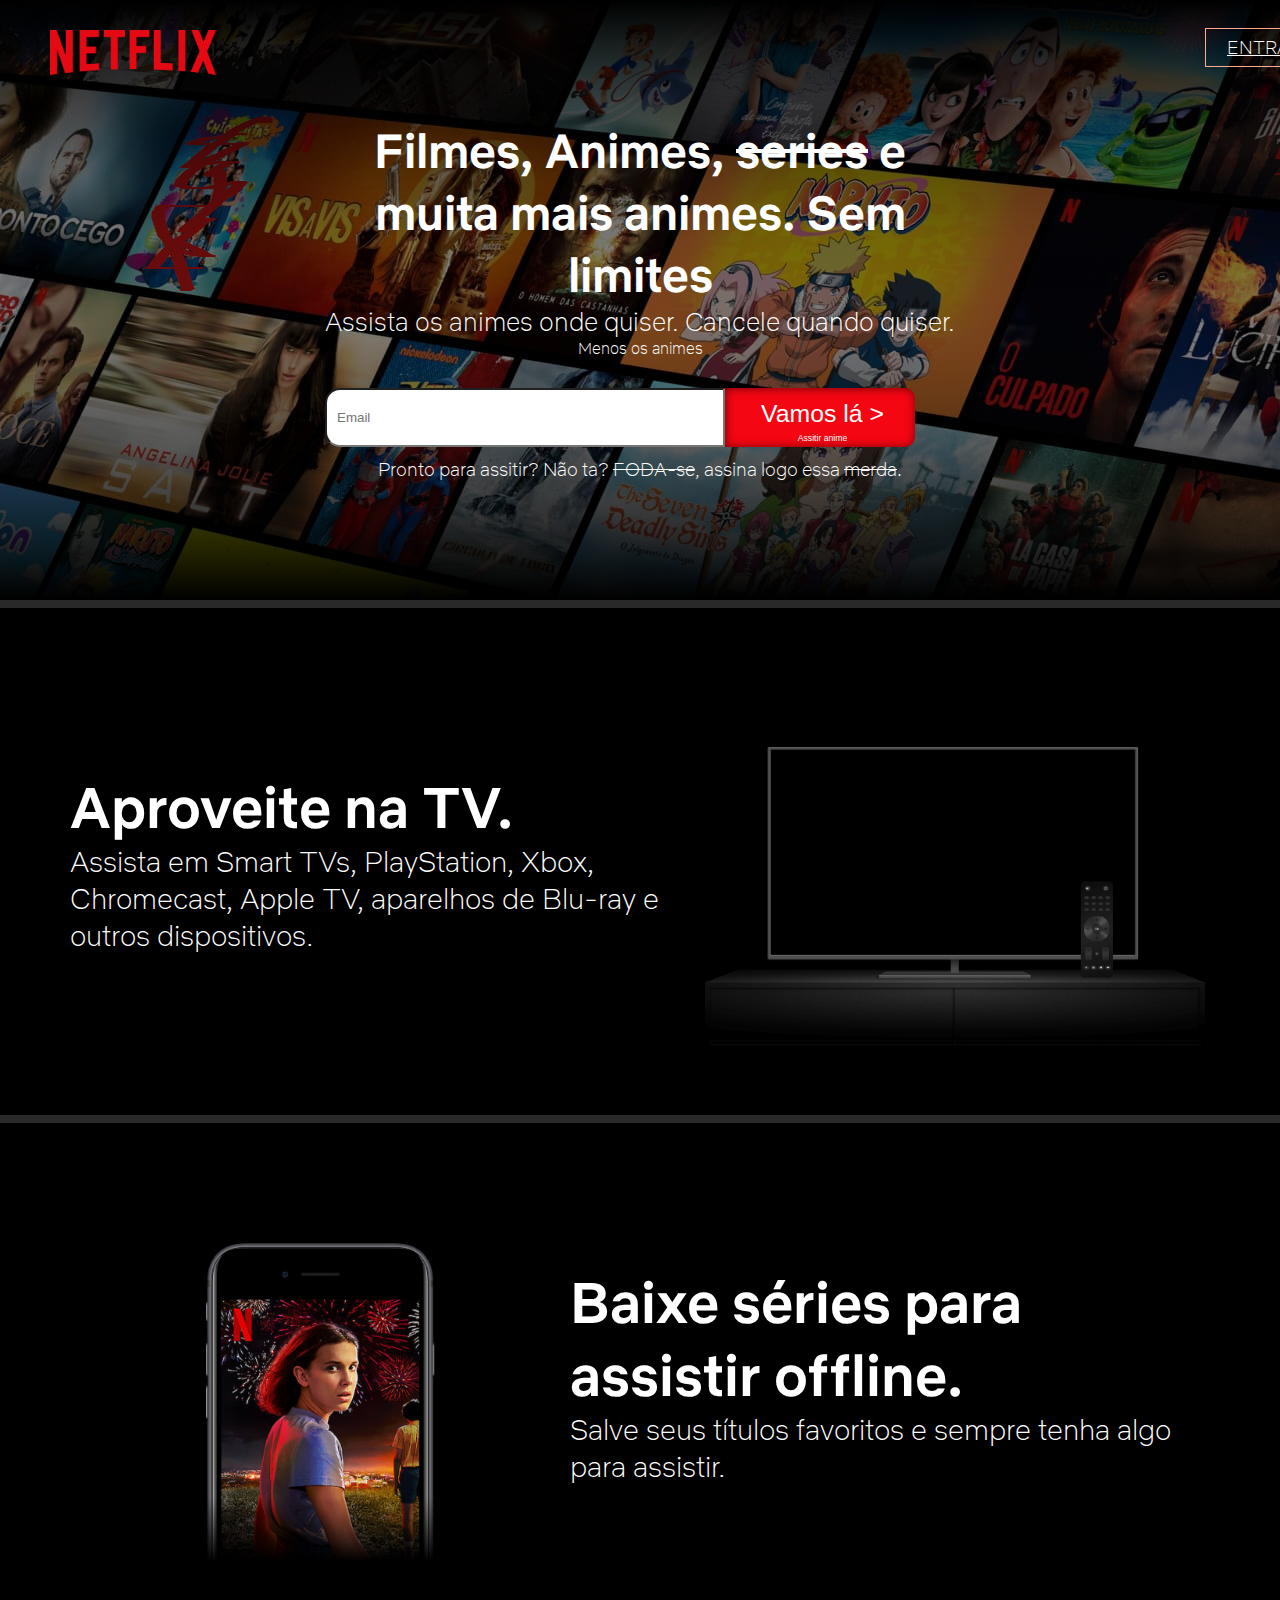
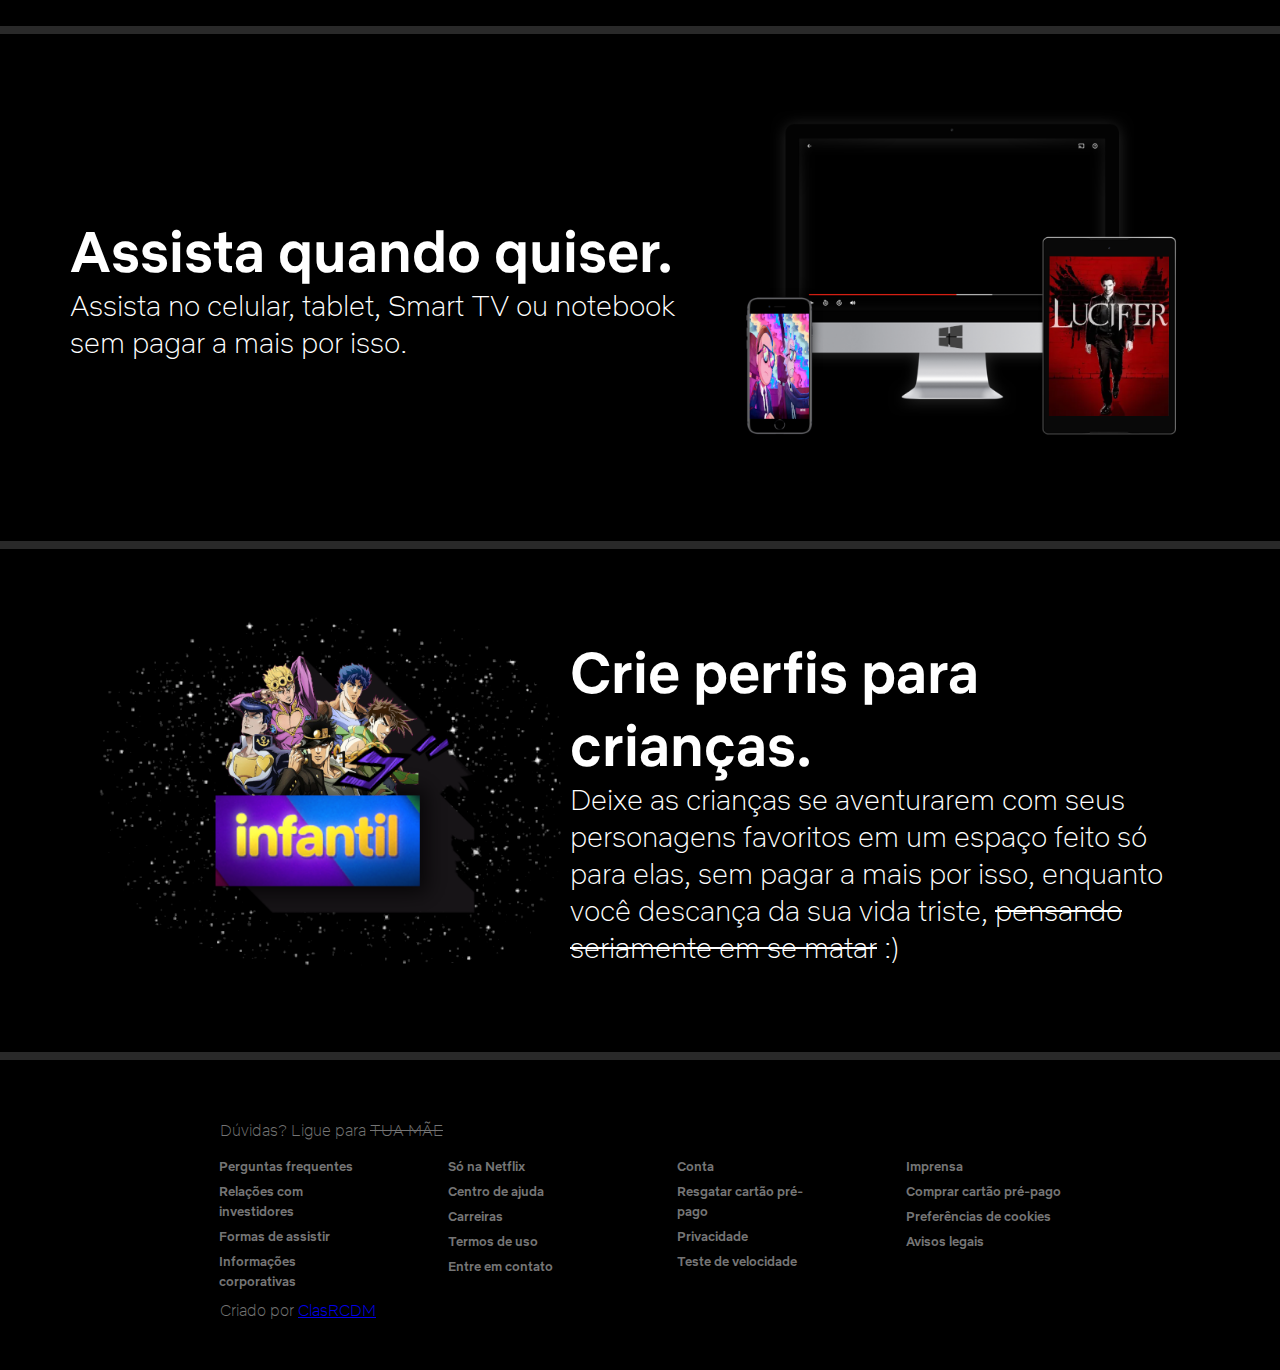
<file: Pags/login/netflixlogin.html>
<!DOCTYPE html>
<html lang="pt-br">
<head>
    <meta charset="UTF-8">
    <meta http-equiv="X-UA-Compatible" content="IE=edge">
    <meta name="viewport" content="width=device-width, initial-scale=1.0">
    <title>MyNetflix Login</title>
    <link rel="stylesheet" href="style.css">
    <link rel="shortcut icon" href="favicon.ico" type="image/x-icon">
</head>
<body>
    <!-- *
    != ========================================== !=
    !=            Netflix Login Page              !=
    != ========================================== !=
    *-->

    <!-- TODO ===== Subscription menu ====== -->
    <header>
        <img src="imagens/netflix.svg" alt="Netflix" draggable="false">
        <a href="https://clasrcdm.github.io/MyNetflix/Pags/netflix/index.html" class="btn" draggable="false">
            <svg width="180px" height="60px" viewBox="0 0 180 60" class="border">
                <polyline points="165,1 165,38 50,38 50,1 169,1" class="bg-line" />
                <polyline points="165,1 165,38 50,38 50,1 169,1" class="hl-line" />
            </svg>
            <span>ENTRAR</span>
        </a>
    </header>
    <main>
        <div class="main_child">
            <h1>Filmes, Animes, <del>series</del> e muita mais animes. Sem limites</h1>
            <p class="p_1">Assista os animes onde quiser. Cancele quando quiser.</p>
            <span class="child_p">Menos os animes</span>
            <form>
                <input type="text" placeholder="Email">
                <button>Vamos lá ><span>Assitir anime</span></button>
            </form>
            <p class="p_2">Pronto para assitir? Não ta? <del>FODA-se</del>, assina logo essa <del>merda</del>.</p>
        </div>
    </main>

    <!-- TODO ===== Informations about the product ====== -->
    <hr>
    <section>
        <div class="container">
            <h1>Aproveite na TV.</h1>
            <p>Assista em Smart TVs, PlayStation, Xbox, Chromecast, Apple TV, aparelhos de Blu-ray e outros dispositivos.</p>
        </div>
        <div class="container_tv">
            <img class="img_etc" src="imagens/tv.png" alt="TV" draggable="false">
            <video id="video_tv1" autoplay playsinline muted loop>
                <source src="https://assets.nflxext.com/ffe/siteui/acquisition/ourStory/fuji/desktop/video-tv-0819.m4v">
            </video>
        </div>
    </section>
    <hr>
    <section>
        <img class="img_etc" src="imagens/el.jpg" alt="TV" draggable="false">
        <div class="container">
            <h1>Baixe séries para assistir offline.</h1>
            <p>Salve seus títulos favoritos e sempre tenha algo para assistir.</p>
        </div>
    </section>
    <hr>
    <section>
        <div class="container">
            <h1>Assista quando quiser.</h1>
            <p>Assista no celular, tablet, Smart TV ou notebook sem pagar a mais por isso.</p>
        </div>
        <div class="container_tv">
            <img class="img_etc" src="imagens/device-pile.png" alt="Celular" draggable="false">
            <video id="video_tv2" autoplay playsinline muted loop>
                <source src="https://assets.nflxext.com/ffe/siteui/acquisition/ourStory/fuji/desktop/video-devices.m4v">
            </video>
        </div>
    </section>
    <hr>
    <section>
        <img class="img_etc" src="imagens/infantil.png" alt="Conteudo Infantil" draggable="false">
        <div class="container">
            <h1>Crie perfis para crianças.</h1>
            <p>Deixe as crianças se aventurarem com seus personagens favoritos em um espaço feito só para elas, sem pagar a mais por isso, enquanto você descança da sua vida triste, <del>pensando seriamente em se matar</del> :)</p>
        </div>
    </section>

    <!-- ? ===== Doubts and creator ====== -->
    <hr>
    <footer>
        <p>Dúvidas? Ligue para <del>TUA MÃE</del></p>
        <ul>
            <li><a href="#">Perguntas frequentes</a></li>
            <li><a href="#">Relações com investidores</a></li>
            <li><a href="#">Formas de assistir</a></li>
            <li><a href="#">Informações corporativas</a></li>
            <li><a href="#">Só na Netflix</a></li>
            <li><a href="#">Centro de ajuda</a></li>
            <li><a href="#">Carreiras</a></li>
            <li><a href="#">Termos de uso</a></li>
            <li><a href="#">Entre em contato</a></li>
            <li><a href="#">Conta</a></li>
            <li><a href="#">Resgatar cartão pré-pago</a></li>
            <li><a href="#">Privacidade</a></li>
            <li><a href="#">Teste de velocidade</a></li>
            <li><a href="#">Imprensa</a></li>
            <li><a href="#">Comprar cartão pré-pago</a></li>
            <li><a href="#">Preferências de cookies</a></li>
            <li><a href="#">Avisos legais</a></li>
        </ul>
        <p>Criado por <a href="https://github.com/clasrcdm" target="_blank" rel="next" draggable="false">ClasRCDM</a></p>
    </footer>
</body>
</html>
</file>
<file: Pags/login/style.css>
@charset "UTF-8";

/* ! Regras Gerais */
* {
    margin: auto;
    padding: 0px;
}

/* Fontes */
@font-face {
    font-family: 'Netflix Sans';
    src: local(Netflix), url('../fonts/NetflixSansRegular.ttf') format('truetype');
}
@font-face {
    font-family: 'Netflix Sans';
    src: local(Netflix), url('../fonts/NetflixSansMedium.ttf') format('truetype');
    font-weight: 600;
}
@font-face {
    font-family: 'Netflix Sans';
    src: local(Netflix), url('../fonts/NetflixSansThin.ttf') format('truetype');
    font-weight: 400;
}

:root {
    --font: 1em 'Netflix Sans', sans-serif, Arial;

    --backcol: #f40612;
}

/*-------------------*/

/* * Static         */
   /* TODO Box-level */
   body {
       font: var(--font);
       background: black; color: #fff;
   }

   header {
       position: absolute;
       z-index: 100;
       width: 100%;
       display: flex; justify-content: space-between;
       max-width: 1270px;
       top: 28px;
       left: 50px;
   }

   main {
       height: 600px; text-align: center;
       background: 
       linear-gradient(to top, transparent, 75%, #000000), linear-gradient(to bottom, transparent, 75%, #000000), url(./imagens/website_large.jpg);
       display: flex; align-items: center; justify-content: center;
   }
   main h1 {
       width: 550px;
       font-size: 3em;
   }
   form {
       display: grid;
       grid-template-columns: 400px 190px;
       margin-top: 30px; margin-bottom: 10px;
   }

   section {
       padding: 4rem 0; padding-left: 70px; padding-right: 75px;
       display: flex; align-items: center; align-content: center;
   }

   .container h1 {font-weight: 600;}

   footer {color: #757575; width: 900px; padding: 50px;}

   footer p {padding-left: 30px; padding-top: 10px;}

   ul {columns: 4; padding-top: 10px; padding-bottom: 0px;}

   svg {
       position: absolute;
       left: 69em;
       top: 0;
       fill: none;
       stroke: rgb(43, 42, 42);
       stroke-dasharray: 150 480;
       stroke-dashoffset: 150;
       transition: 1s ease-in-out;
   }

  /* TODO Inline-level */
  header img, header a {margin: 0px;}

  header a {
      background-color: var(--backcol); color: #fff;
      padding: 7px 12px; margin-bottom: 10px;
  }

  input[type=text], button {margin: 0px;}
  
  input[type=text] {
      padding: 20px 10px;
      border-radius: 15px 0px 0px 15px;
  }

  button {
      display: grid; border-style: none;
      padding-top: 12px; padding-left: 5px;
      background-color: var(--backcol); color: white;
      font-size: 1.55em;
      box-shadow: inset 0.5px 0.5px 10px rgba(0, 0, 0, 0.545);
      border-radius: 0px 10px 10px 0px;
  }
  button span {margin: 0px; font-size: 0.35em;}
  
  hr {padding: 4px; background-color: rgb(41, 41, 41); border-style: none;} 

  img {position: relative; z-index: 1;}
  
  li {
      list-style: none; 
      padding-top: 5px;
      width: 155px;
  }

  li a {
      text-decoration: none;
      color: #757575; 
      font-size: 0.8em; font-weight: 600;
  }

  .btn span {
    font-size: 18px;
    font-weight: 100;
  }

/*-------------------*/

/* * Animat         */
   /* TODO Box-level */
   .btn:hover {
     transition: 1s ease-in-out;
     background: #da4f4f;
   }
   
   .btn:hover svg {
     stroke-dashoffset: -480;
   }
   /* TODO Inline-level */
   ul a:hover {text-decoration: underline;}

/*-------------------*/

/* * Events         */
  
   /* TODO Class */

/*-------------------*/

/* ! Class */
.p_1 {font-size: 26px;}
.p_2 {font-size: 19px;}

.container {
    max-width: 1130px;
    font-size: 1.8em;
    margin-right: 300;
}

.container_tv {position: relative;}

.img_etc {width: 500px;}

.btn {
    cursor: pointer;
    background: transparent;
    border: 1px solid #ffab91;
    padding-right: 18px; padding-left: 21px;
}

/*-------------------*/

/* ! IDs */
#video_tv1 {
    position: absolute;
    width: 400px;
    top: 78px;
    left: 62px;
}

#video_tv2 {
    position: absolute;
    width: 310px;
    top: 42px;
    left: 90px;
}

/*-------------------*/
</file>
